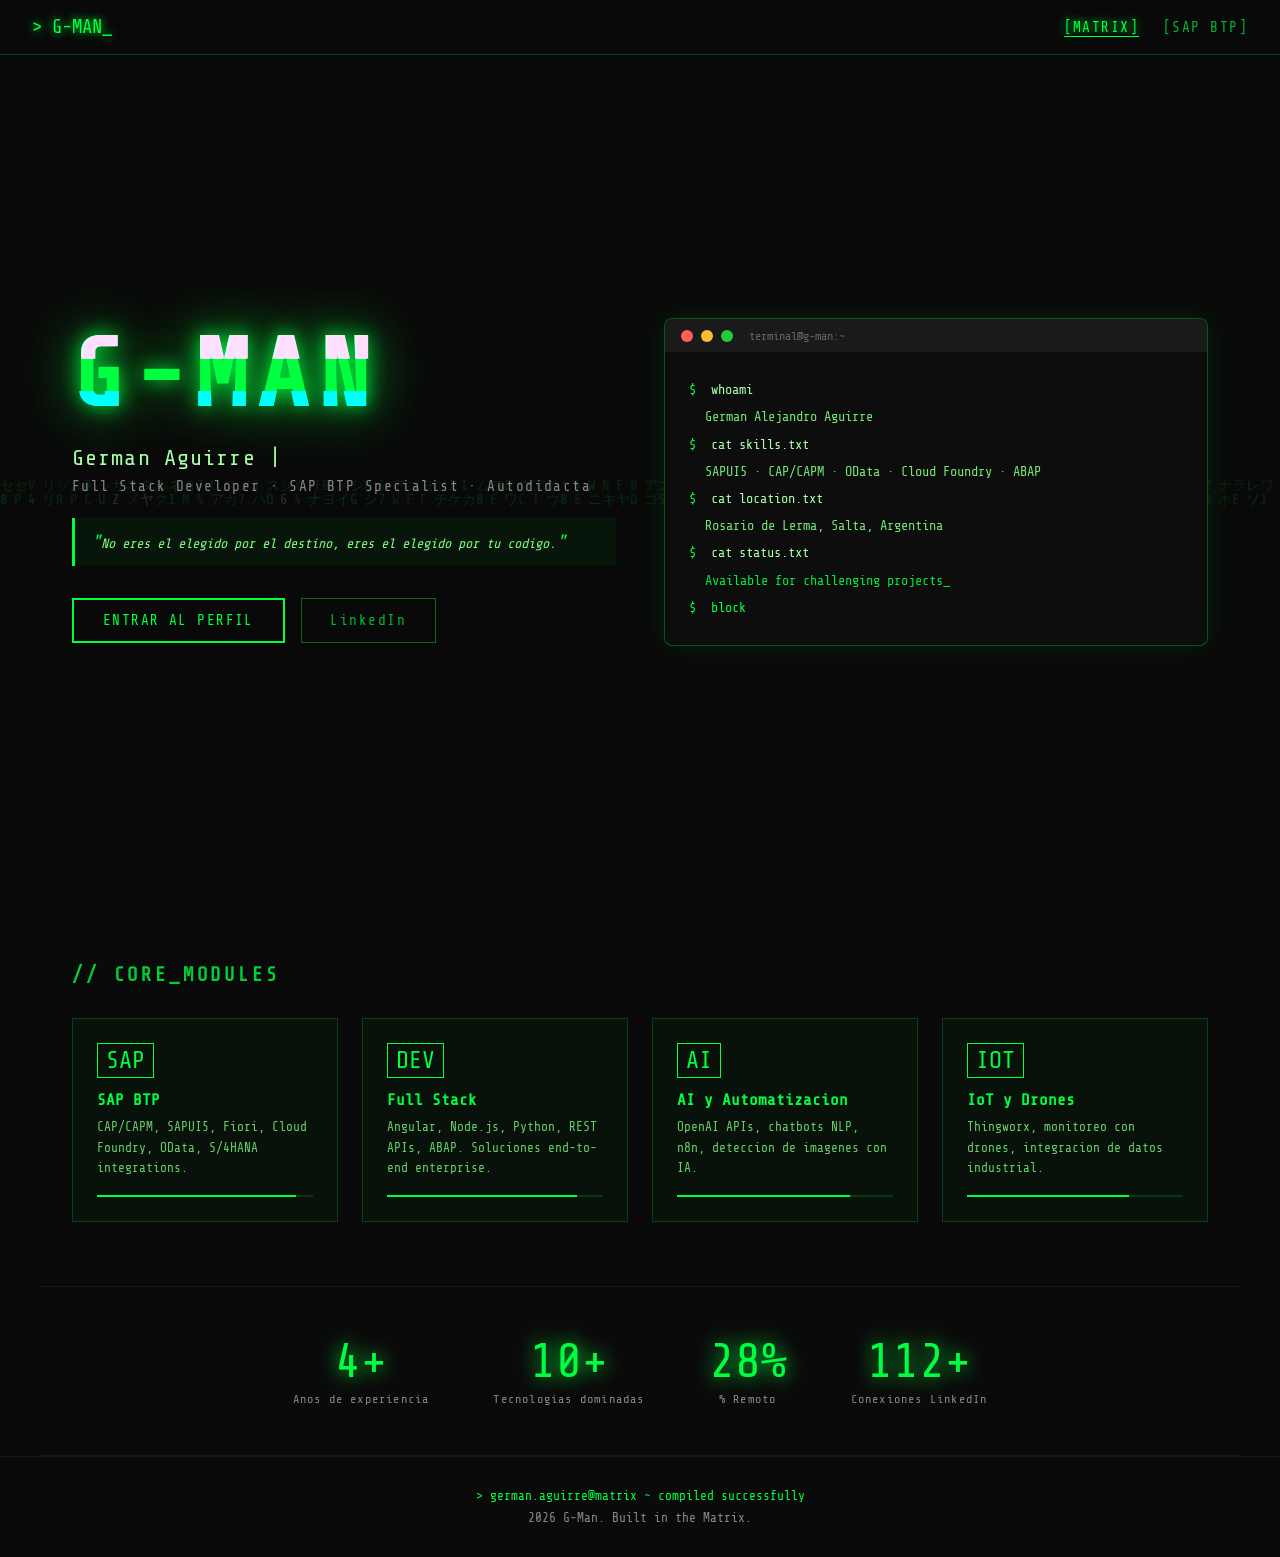
<file: index.html>
<!DOCTYPE html>
<html lang="es">
<head>
  <meta charset="UTF-8" />
  <meta name="viewport" content="width=device-width, initial-scale=1.0"/>
  <title>G-Man | The Matrix</title>
  <link rel="stylesheet" href="styles.css" />
</head>
<body class="matrix-page">
  <canvas id="matrixCanvas"></canvas>
  <div id="transitionOverlay" class="hidden"></div>
  <nav class="matrix-nav">
    <span class="nav-logo">&gt; G-MAN_</span>
    <div class="nav-links">
      <a href="index.html" class="nav-link active">[MATRIX]</a>
      <a href="sap-btp.html" class="nav-link" onclick="triggerMatrixExit(event)">[SAP BTP]</a>
    </div>
  </nav>
  <section class="hero">
    <div class="hero-content">
      <div class="glitch-wrapper">
        <h1 class="glitch" data-text="G-MAN">G-MAN</h1>
      </div>
      <p class="hero-sub">German Aguirre <span class="cursor-blink">|</span></p>
      <p class="hero-desc">Full Stack Developer &middot; SAP BTP Specialist &middot; Autodidacta</p>
      <div class="hero-quote">
        <span class="quote-char">"</span>No eres el elegido por el destino, eres el elegido por tu codigo.<span class="quote-char">"</span>
      </div>
      <div class="hero-btns">
        <a href="sap-btp.html" class="btn-matrix" onclick="triggerMatrixExit(event)"><span>ENTRAR AL PERFIL</span></a>
        <a href="https://www.linkedin.com/in/german-aguirre/" target="_blank" class="btn-outline">LinkedIn</a>
      </div>
    </div>
    <div class="hero-terminal">
      <div class="terminal-header">
        <span class="t-dot red"></span><span class="t-dot yellow"></span><span class="t-dot green"></span>
        <span class="t-title">terminal@g-man:~</span>
      </div>
      <div class="terminal-body">
        <div class="t-line"><span class="t-prompt">$</span> whoami</div>
        <div class="t-line t-output">German Alejandro Aguirre</div>
        <div class="t-line"><span class="t-prompt">$</span> cat skills.txt</div>
        <div class="t-line t-output" id="skillsOutput"></div>
        <div class="t-line"><span class="t-prompt">$</span> cat location.txt</div>
        <div class="t-line t-output">Rosario de Lerma, Salta, Argentina</div>
        <div class="t-line"><span class="t-prompt">$</span> cat status.txt</div>
        <div class="t-line t-output t-green">Available for challenging projects_</div>
        <div class="t-line"><span class="t-prompt">$</span> <span class="cursor-blink-green">block</span></div>
      </div>
    </div>
  </section>
  <section class="cards-section">
    <h2 class="section-title">// CORE_MODULES</h2>
    <div class="cards-grid">
      <div class="card">
        <div class="card-icon">SAP</div>
        <h3>SAP BTP</h3>
        <p>CAP/CAPM, SAPUI5, Fiori, Cloud Foundry, OData, S/4HANA integrations.</p>
        <div class="card-bar"><div class="bar-fill" style="--w:92%"></div></div>
      </div>
      <div class="card">
        <div class="card-icon">DEV</div>
        <h3>Full Stack</h3> 
        <p>Angular, Node.js, Python, REST APIs, ABAP. Soluciones end-to-end enterprise.</p>
        <div class="card-bar"><div class="bar-fill" style="--w:88%"></div></div>
      </div>
      <div class="card">
        <div class="card-icon">AI</div>
        <h3>AI y Automatizacion</h3>
        <p>OpenAI APIs, chatbots NLP, n8n, deteccion de imagenes con IA.</p>
        <div class="card-bar"><div class="bar-fill" style="--w:80%"></div></div>
      </div>
      <div class="card">
        <div class="card-icon">IOT</div>
        <h3>IoT y Drones</h3>
        <p>Thingworx, monitoreo con drones, integracion de datos industrial.</p>
        <div class="card-bar"><div class="bar-fill" style="--w:75%"></div></div>
      </div>
    </div>
  </section>
  <section class="stats-section">
    <div class="stat"><span class="stat-num" data-target="4">0</span><span class="stat-label">Anos de experiencia</span></div>
    <div class="stat"><span class="stat-num" data-target="10">0</span><span class="stat-label">Tecnologias dominadas</span></div>
    <div class="stat"><span class="stat-num" data-target="100">0</span><span class="stat-label">% Remoto</span></div>
    <div class="stat"><span class="stat-num" data-target="457">0</span><span class="stat-label">Conexiones LinkedIn</span></div>
  </section>
  <footer class="matrix-footer">
    <p class="footer-text">&gt; german.aguirre@matrix ~ <span class="t-green">compiled successfully</span></p>
    <p class="footer-copy">2026 G-Man. Built in the Matrix.</p>
  </footer>
  <script src="matrix.js"></script>
</body>
</html>
</file>
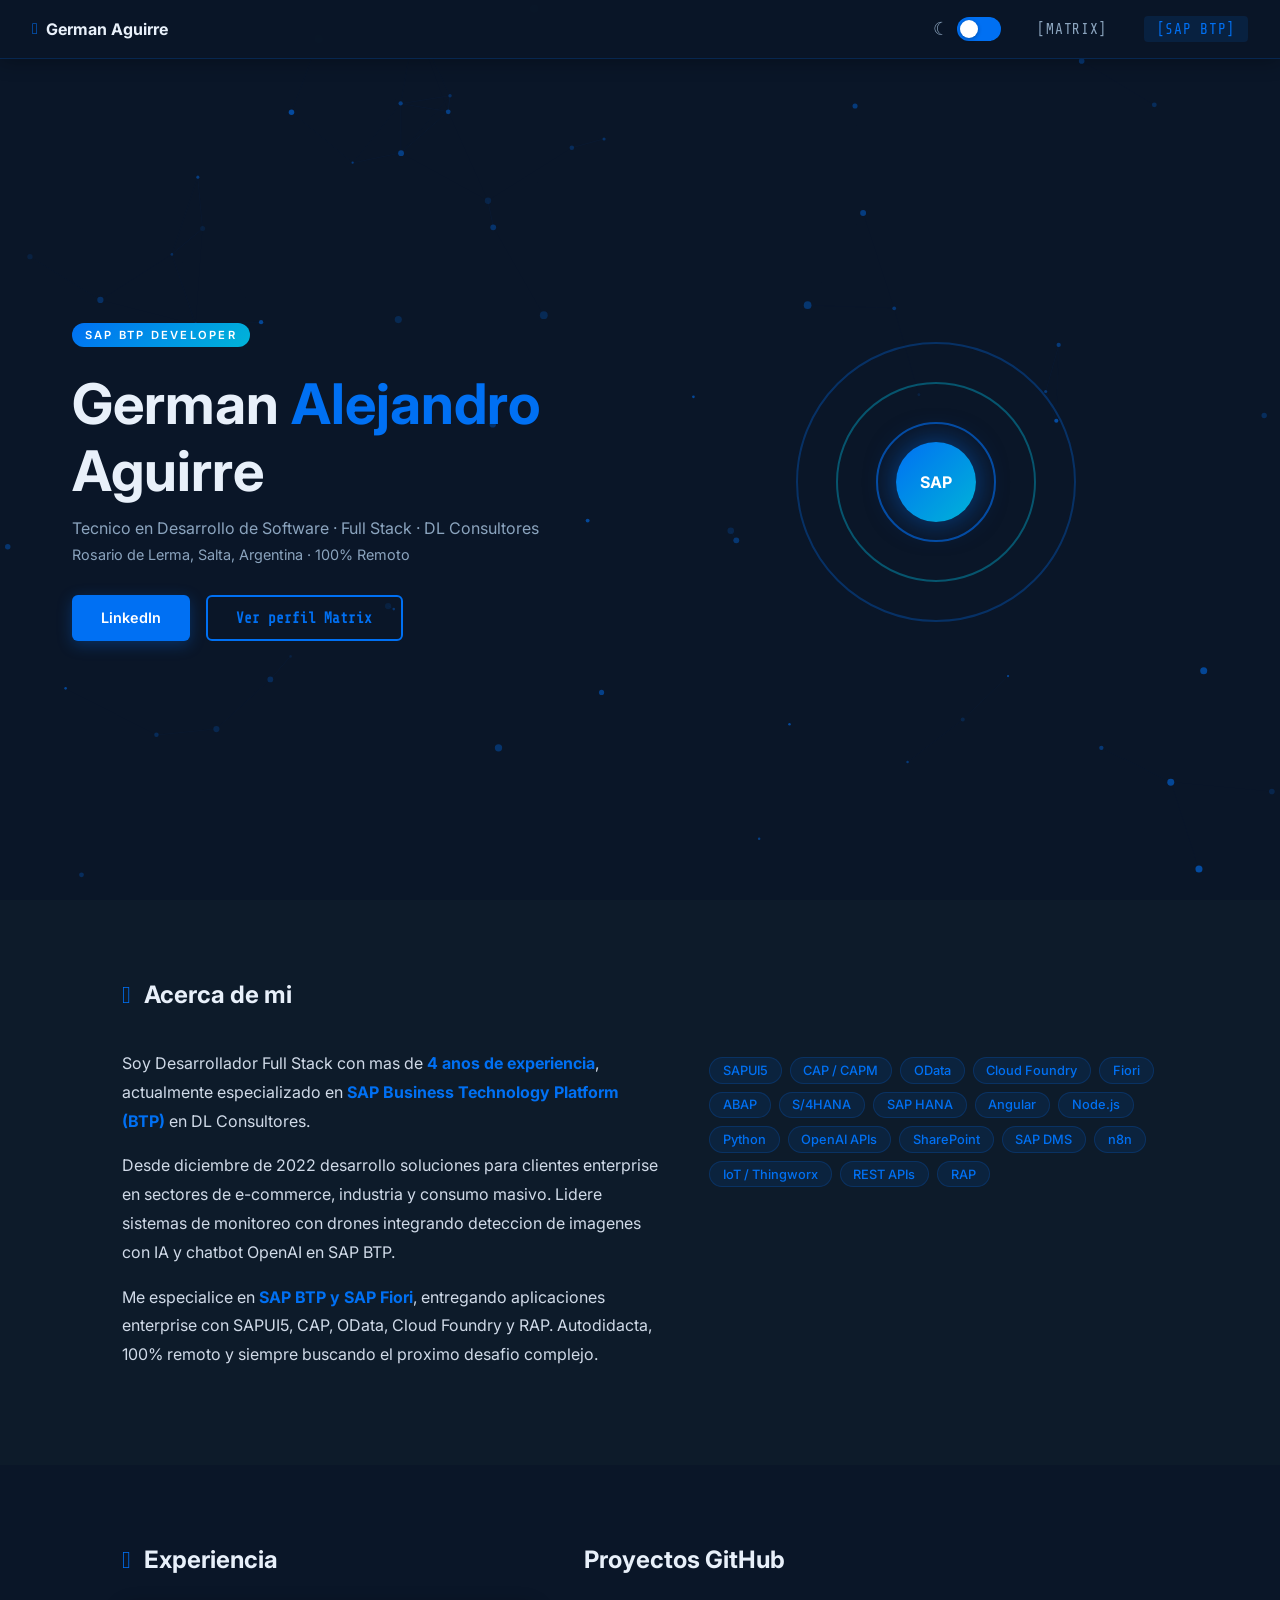
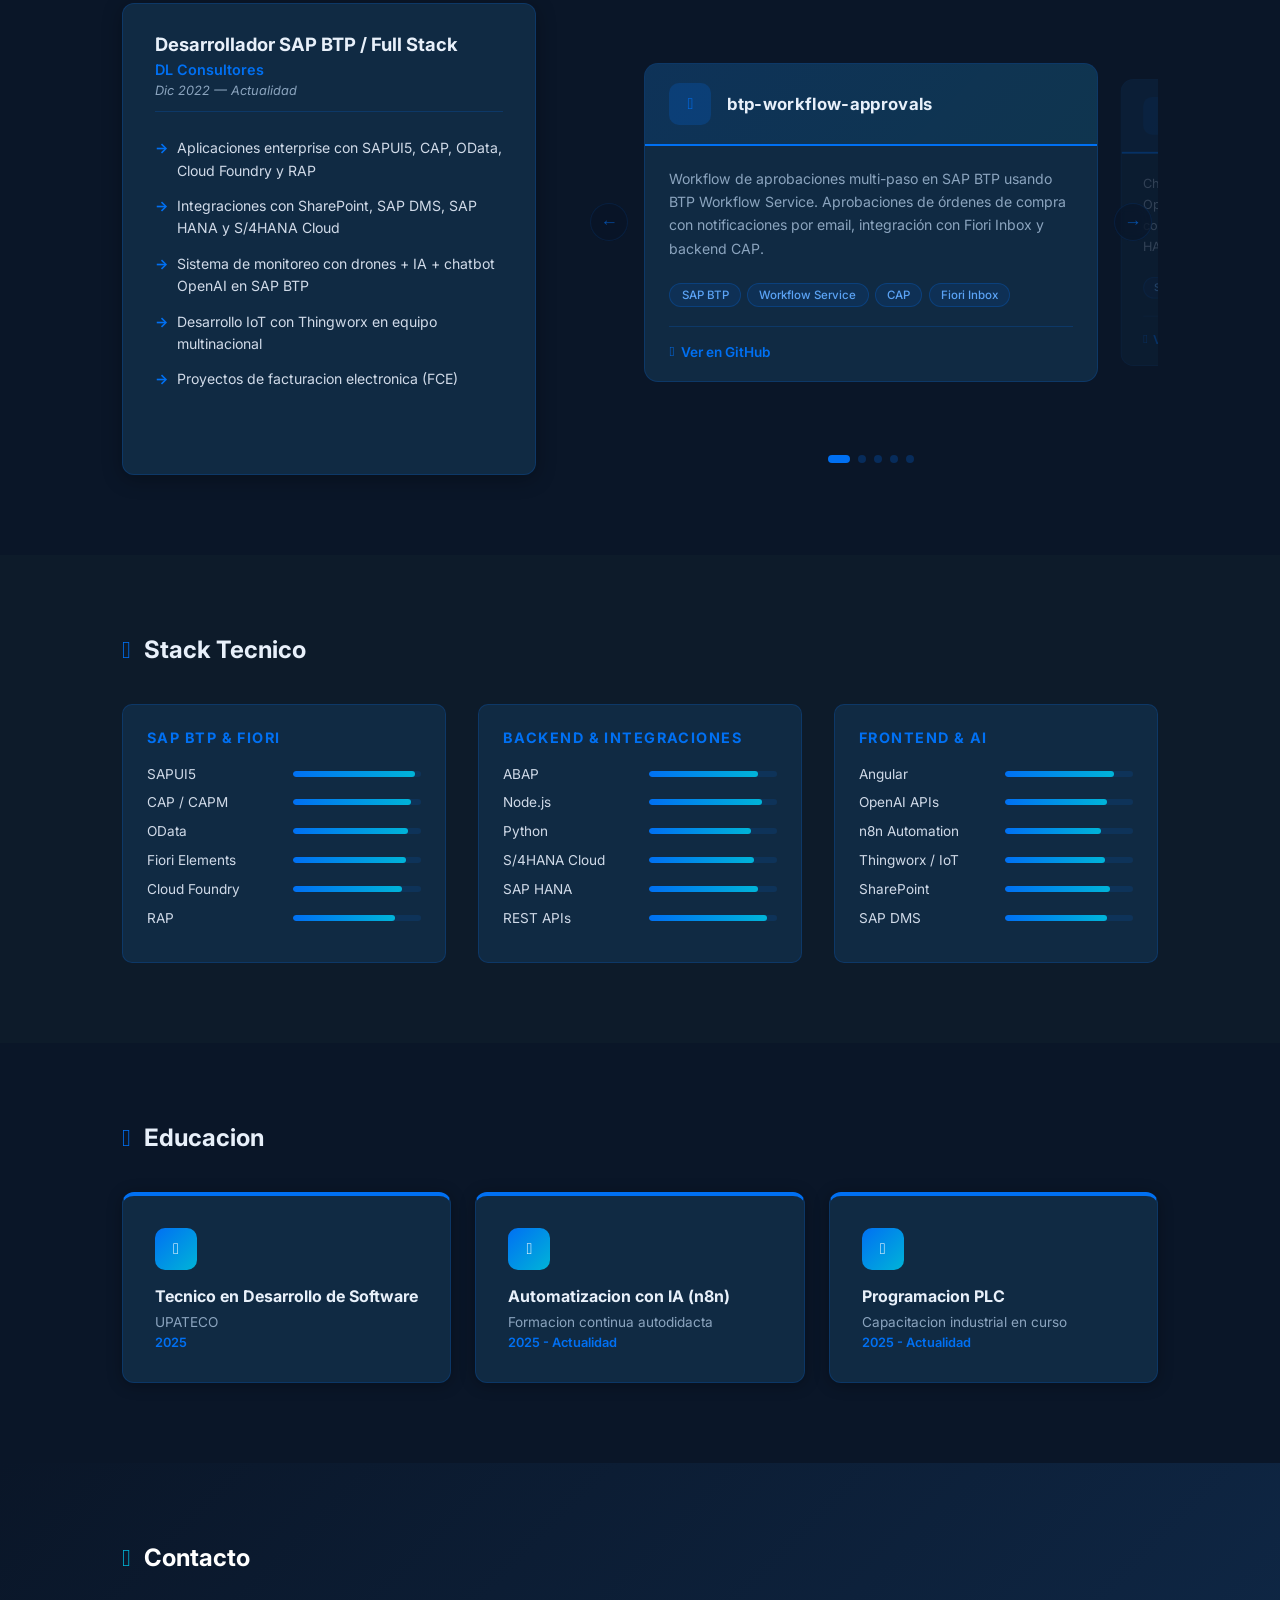
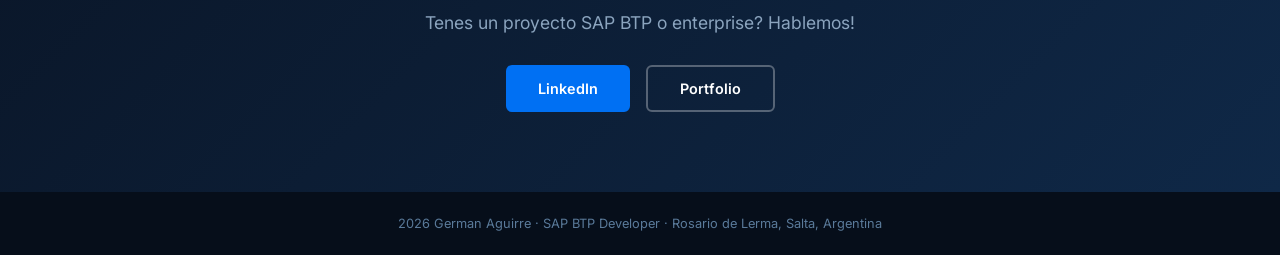
<file: sap-btp.html>
<!DOCTYPE html>
<html lang="es">
<head>
  <meta charset="UTF-8" />
  <meta name="viewport" content="width=device-width, initial-scale=1.0"/>
  <title>German Aguirre | SAP BTP Developer</title>
  <link rel="stylesheet" href="styles.css" />
  <style>
    @font-face{font-family:'SAP-icons';src:url('https://openui5.hana.ondemand.com/resources/sap/ui/core/themes/base/fonts/SAP-icons.woff2') format('woff2');font-weight:normal;font-style:normal}
    .sap-icon{font-family:'SAP-icons';speak:none;font-style:normal;font-weight:400;-webkit-font-smoothing:antialiased;font-size:inherit;line-height:1}
  </style>
</head>
<body class="sap-page">
  <canvas id="particleCanvas"></canvas>
  <div id="transitionOverlay" class="hidden"></div>
  <nav class="sap-nav">
    <div class="nav-brand">
      <span class="brand-icon sap-icon">&#xe1c4;</span>
      <span class="brand-text">German Aguirre</span>
    </div>
    <div class="nav-right">
      <div class="theme-toggle" onclick="toggleTheme()" title="Cambiar tema">
        <span class="toggle-label" id="themeIcon">&#9790;</span>
        <div class="toggle-track"><div class="toggle-knob"></div></div>
      </div>
      <div class="nav-links">
        <a href="index.html" class="nav-link-sap" onclick="triggerSAPExit(event)">[MATRIX]</a>
        <a href="sap-btp.html" class="nav-link-sap active">[SAP BTP]</a>
      </div>
    </div>
  </nav>
  <section class="sap-hero">
    <div class="sap-hero-content">
      <div class="sap-badge">SAP BTP DEVELOPER</div>
      <h1 class="sap-title">German <span class="highlight-sap">Alejandro</span> Aguirre</h1>
      <p class="sap-subtitle">Tecnico en Desarrollo de Software &middot; Full Stack &middot; DL Consultores</p>
      <p class="sap-location">Rosario de Lerma, Salta, Argentina &middot; 100% Remoto</p>
      <div class="sap-cta">
        <a href="https://www.linkedin.com/in/german-aguirre/" target="_blank" class="btn-sap primary">LinkedIn</a>
        <a href="index.html" class="btn-sap secondary" onclick="triggerSAPExit(event)">Ver perfil Matrix</a>
      </div>
    </div>
    <div class="sap-hero-visual">
      <div class="btp-sphere">
        <div class="sphere-ring ring-1"></div>
        <div class="sphere-ring ring-2"></div>
        <div class="sphere-ring ring-3"></div>
        <div class="sphere-core"><span>SAP</span></div>
      </div>
    </div>
  </section>
  <section class="sap-about">
    <div class="container">
      <h2 class="sap-section-title"><span class="sap-accent"><span class="sap-icon">&#xe038;</span></span> Acerca de mi</h2>
      <div class="about-grid">
        <div class="about-text">
          <p>Soy Desarrollador Full Stack con mas de <strong>4 anos de experiencia</strong>, actualmente especializado en <strong>SAP Business Technology Platform (BTP)</strong> en DL Consultores.</p>
          <p>Desde diciembre de 2022 desarrollo soluciones para clientes enterprise en sectores de e-commerce, industria y consumo masivo. Lidere sistemas de monitoreo con drones integrando deteccion de imagenes con IA y chatbot OpenAI en SAP BTP.</p>
          <p>Me especialice en <strong>SAP BTP y SAP Fiori</strong>, entregando aplicaciones enterprise con SAPUI5, CAP, OData, Cloud Foundry y RAP. Autodidacta, 100% remoto y siempre buscando el proximo desafio complejo.</p>
        </div>
        <div class="about-tags">
          <span class="tag">SAPUI5</span>
          <span class="tag">CAP / CAPM</span>
          <span class="tag">OData</span>
          <span class="tag">Cloud Foundry</span>
          <span class="tag">Fiori</span>
          <span class="tag">ABAP</span>
          <span class="tag">S/4HANA</span>
          <span class="tag">SAP HANA</span>
          <span class="tag">Angular</span>
          <span class="tag">Node.js</span>
          <span class="tag">Python</span>
          <span class="tag">OpenAI APIs</span>
          <span class="tag">SharePoint</span>
          <span class="tag">SAP DMS</span>
          <span class="tag">n8n</span>
          <span class="tag">IoT / Thingworx</span>
          <span class="tag">REST APIs</span>
          <span class="tag">RAP</span>
        </div>
      </div>
    </div>
  </section>
  <section class="sap-experience">
    <div class="container exp-projects-grid">
      <div class="exp-col">
        <h2 class="sap-section-title"><span class="sap-accent"><span class="sap-icon">&#xe093;</span></span> Experiencia</h2>
        <div class="timeline">
          <div class="timeline-item">
            <div class="tl-content">
              <div class="tl-header">
                <h3>Desarrollador SAP BTP / Full Stack</h3>
                <span class="tl-company">DL Consultores</span>
                <span class="tl-date">Dic 2022 &mdash; Actualidad</span>
              </div>
              <ul class="tl-bullets">
                <li>Aplicaciones enterprise con SAPUI5, CAP, OData, Cloud Foundry y RAP</li>
                <li>Integraciones con SharePoint, SAP DMS, SAP HANA y S/4HANA Cloud</li>
                <li>Sistema de monitoreo con drones + IA + chatbot OpenAI en SAP BTP</li>
                <li>Desarrollo IoT con Thingworx en equipo multinacional</li>
                <li>Proyectos de facturacion electronica (FCE)</li>
              </ul>
            </div>
          </div>
        </div>
      </div>
      <div class="proj-col">
        <h2 class="sap-section-title">Proyectos GitHub</h2>
        <div class="project-carousel">
          <div class="carousel-track">
            <div class="project-card">
              <div class="project-card-top">
                <span class="project-icon-box sap-icon">&#xe0ab;</span>
                <h3>btp-workflow-approvals</h3>
              </div>
              <div class="project-card-body">
                <p class="project-desc">Workflow de aprobaciones multi-paso en SAP BTP usando BTP Workflow Service. Aprobaciones de órdenes de compra con notificaciones por email, integración con Fiori Inbox y backend CAP.</p>
                <div class="project-tech">
                  <span class="tech-tag">SAP BTP</span>
                  <span class="tech-tag">Workflow Service</span>
                  <span class="tech-tag">CAP</span>
                  <span class="tech-tag">Fiori Inbox</span>
                </div>
                <div class="project-actions">
                  <a href="https://github.com/Ger678/btp-workflow-approvals" target="_blank" class="project-link"><span class="sap-icon">&#xe1c4;</span> Ver en GitHub</a>
                </div>
              </div>
            </div>
            <div class="project-card">
              <div class="project-card-top">
                <span class="project-icon-box sap-icon">&#xe007;</span>
                <h3>openai-btp-chatbot</h3>
              </div>
              <div class="project-card-body">
                <p class="project-desc">Chatbot impulsado por IA construido en SAP BTP usando OpenAI API + CAP. Interfaz de lenguaje natural para consultar datos SAP, integrado con frontend SAPUI5 y SAP HANA.</p>
                <div class="project-tech">
                  <span class="tech-tag">SAP BTP</span>
                  <span class="tech-tag">OpenAI API</span>
                  <span class="tech-tag">CAP</span>
                  <span class="tech-tag">SAPUI5</span>
                  <span class="tech-tag">SAP HANA</span>
                </div>
                <div class="project-actions">
                  <a href="https://github.com/Ger678/openai-btp-chatbot" target="_blank" class="project-link"><span class="sap-icon">&#xe1c4;</span> Ver en GitHub</a>
                </div>
              </div>
            </div>
            <div class="project-card">
              <div class="project-card-top">
                <span class="project-icon-box sap-icon">&#xe0a5;</span>
                <h3>sapui5-custom-controls</h3>
              </div>
              <div class="project-card-body">
                <p class="project-desc">Librería de controles SAPUI5 reutilizables: filtros inteligentes, gráficos personalizados, componentes con tema BTP y XML fragments para aplicaciones Fiori enterprise.</p>
                <div class="project-tech">
                  <span class="tech-tag">SAPUI5</span>
                  <span class="tech-tag">Fiori</span>
                  <span class="tech-tag">SAP BTP</span>
                  <span class="tech-tag">XML Fragments</span>
                </div>
                <div class="project-actions">
                  <a href="https://github.com/Ger678/sapui5-custom-controls" target="_blank" class="project-link"><span class="sap-icon">&#xe1c4;</span> Ver en GitHub</a>
                </div>
              </div>
            </div>
            <div class="project-card">
              <div class="project-card-top">
                <span class="project-icon-box sap-icon">&#xe06e;</span>
                <h3>btp-destination-service</h3>
              </div>
              <div class="project-card-body">
                <p class="project-desc">Patrones del SAP BTP Destination Service: conexión a APIs externas, S/4HANA y sistemas on-premise desde Cloud Foundry usando CAP y el Destination Service.</p>
                <div class="project-tech">
                  <span class="tech-tag">SAP BTP</span>
                  <span class="tech-tag">Destination Service</span>
                  <span class="tech-tag">Cloud Foundry</span>
                  <span class="tech-tag">CAP</span>
                  <span class="tech-tag">S/4HANA</span>
                </div>
                <div class="project-actions">
                  <a href="https://github.com/Ger678/btp-destination-service" target="_blank" class="project-link"><span class="sap-icon">&#xe1c4;</span> Ver en GitHub</a>
                </div>
              </div>
            </div>
            <div class="project-card">
              <div class="project-card-top">
                <span class="project-icon-box sap-icon">&#xe148;</span>
                <h3>sap-cap-fiori-crud</h3>
              </div>
              <div class="project-card-body">
                <p class="project-desc">Aplicación CRUD completa con SAP CAP (Cloud Application Programming Model) + Fiori Elements. Demuestra modelado CDS, servicios OData y anotaciones SAPUI5 Fiori Elements.</p>
                <div class="project-tech">
                  <span class="tech-tag">CAP</span>
                  <span class="tech-tag">CDS</span>
                  <span class="tech-tag">OData</span>
                  <span class="tech-tag">Fiori Elements</span>
                  <span class="tech-tag">SAPUI5</span>
                </div>
                <div class="project-actions">
                  <a href="https://github.com/Ger678/sap-cap-fiori-crud" target="_blank" class="project-link"><span class="sap-icon">&#xe1c4;</span> Ver en GitHub</a>
                </div>
              </div>
            </div>
          </div>
          <button class="carousel-btn carousel-prev" aria-label="Proyecto anterior" onclick="moveCarousel(-1)">&#8592;</button>
          <button class="carousel-btn carousel-next" aria-label="Proyecto siguiente" onclick="moveCarousel(1)">&#8594;</button>
        </div>
        <div class="carousel-dots-bar" id="carouselDots"></div>
      </div>
    </div>
  </section>
  <section class="sap-skills">
    <div class="container">
      <h2 class="sap-section-title"><span class="sap-accent"><span class="sap-icon">&#xe0a5;</span></span> Stack Tecnico</h2>
      <div class="skills-grid">
        <div class="skill-category">
          <h4 class="skill-cat-title">SAP BTP &amp; Fiori</h4>
          <div class="skill-item"><span>SAPUI5</span><div class="skill-bar"><div class="skill-fill" style="--w:95%"></div></div></div>
          <div class="skill-item"><span>CAP / CAPM</span><div class="skill-bar"><div class="skill-fill" style="--w:92%"></div></div></div>
          <div class="skill-item"><span>OData</span><div class="skill-bar"><div class="skill-fill" style="--w:90%"></div></div></div>
          <div class="skill-item"><span>Fiori Elements</span><div class="skill-bar"><div class="skill-fill" style="--w:88%"></div></div></div>
          <div class="skill-item"><span>Cloud Foundry</span><div class="skill-bar"><div class="skill-fill" style="--w:85%"></div></div></div>
          <div class="skill-item"><span>RAP</span><div class="skill-bar"><div class="skill-fill" style="--w:80%"></div></div></div>
        </div>
        <div class="skill-category">
          <h4 class="skill-cat-title">Backend &amp; Integraciones</h4>
          <div class="skill-item"><span>ABAP</span><div class="skill-bar"><div class="skill-fill" style="--w:85%"></div></div></div>
          <div class="skill-item"><span>Node.js</span><div class="skill-bar"><div class="skill-fill" style="--w:88%"></div></div></div>
          <div class="skill-item"><span>Python</span><div class="skill-bar"><div class="skill-fill" style="--w:80%"></div></div></div>
          <div class="skill-item"><span>S/4HANA Cloud</span><div class="skill-bar"><div class="skill-fill" style="--w:82%"></div></div></div>
          <div class="skill-item"><span>SAP HANA</span><div class="skill-bar"><div class="skill-fill" style="--w:85%"></div></div></div>
          <div class="skill-item"><span>REST APIs</span><div class="skill-bar"><div class="skill-fill" style="--w:92%"></div></div></div>
        </div>
        <div class="skill-category">
          <h4 class="skill-cat-title">Frontend &amp; AI</h4>
          <div class="skill-item"><span>Angular</span><div class="skill-bar"><div class="skill-fill" style="--w:85%"></div></div></div>
          <div class="skill-item"><span>OpenAI APIs</span><div class="skill-bar"><div class="skill-fill" style="--w:80%"></div></div></div>
          <div class="skill-item"><span>n8n Automation</span><div class="skill-bar"><div class="skill-fill" style="--w:75%"></div></div></div>
          <div class="skill-item"><span>Thingworx / IoT</span><div class="skill-bar"><div class="skill-fill" style="--w:78%"></div></div></div>
          <div class="skill-item"><span>SharePoint</span><div class="skill-bar"><div class="skill-fill" style="--w:82%"></div></div></div>
          <div class="skill-item"><span>SAP DMS</span><div class="skill-bar"><div class="skill-fill" style="--w:80%"></div></div></div>
        </div>
      </div>
    </div>
  </section>
  <section class="sap-education">
    <div class="container">
      <h2 class="sap-section-title"><span class="sap-accent"><span class="sap-icon">&#xe032;</span></span> Educacion</h2>
      <div class="edu-grid">
        <div class="edu-card">
          <div class="edu-icon sap-icon">&#xe032;</div>
          <h3>Tecnico en Desarrollo de Software</h3>
          <p class="edu-inst">UPATECO</p>
          <p class="edu-year">2025</p>
        </div>
        <div class="edu-card">
          <div class="edu-icon sap-icon">&#xe10b;</div>
          <h3>Automatizacion con IA (n8n)</h3>
          <p class="edu-inst">Formacion continua autodidacta</p>
          <p class="edu-year">2025 - Actualidad</p>
        </div>
        <div class="edu-card">
          <div class="edu-icon sap-icon">&#xe0a5;</div>
          <h3>Programacion PLC</h3>
          <p class="edu-inst">Capacitacion industrial en curso</p>
          <p class="edu-year">2025 - Actualidad</p>
        </div>
      </div>
    </div>
  </section>
  <section class="sap-contact">
    <div class="container">
      <h2 class="sap-section-title"><span class="sap-accent"><span class="sap-icon">&#xe070;</span></span> Contacto</h2>
      <div class="contact-content">
        <p class="contact-desc">Tenes un proyecto SAP BTP o enterprise? Hablemos!</p>
        <div class="contact-links">
          <a href="https://www.linkedin.com/in/german-aguirre/" target="_blank" class="contact-btn">LinkedIn</a>
          <a href="https://portfolio-german-3a245.web.app/" target="_blank" class="contact-btn secondary">Portfolio</a>
        </div>
      </div>
    </div>
  </section>
  <footer class="sap-footer">
    <p>2026 German Aguirre &middot; SAP BTP Developer &middot; Rosario de Lerma, Salta, Argentina</p>
  </footer>
  <script>
    function updateIcon(){
      document.getElementById('themeIcon').innerHTML = document.body.classList.contains('light') ? '&#9728;' : '&#9790;';
    }
    function toggleTheme(){
      document.body.classList.toggle('light');
      localStorage.setItem('sap-theme', document.body.classList.contains('light') ? 'light' : 'dark');
      updateIcon();
    }
    (function(){
      if(localStorage.getItem('sap-theme') === 'light') document.body.classList.add('light');
      updateIcon();
    })();
  </script>
  <script src="matrix.js"></script>
  <script>
    (function(){
      const track = document.querySelector('.carousel-track');
      const dotsWrap = document.getElementById('carouselDots');
      if(!track || !dotsWrap) return;
      const allCards = Array.from(track.children);
      const total = allCards.length;
      let index = 0;
      let autoTimer;
      for(let i=0;i<total;i++){
        const dot = document.createElement('button');
        dot.className = 'carousel-dot' + (i===0 ? ' active' : '');
        dot.setAttribute('aria-label','Ir al proyecto ' + (i+1));
        dot.addEventListener('click', function(){ goToCarousel(i); });
        dotsWrap.appendChild(dot);
      }
      function update(){
        track.style.transform = 'translateX(-' + (index * 100) + '%)';
        allCards.forEach(function(card, i){ card.classList.toggle('active', i === index); });
        dotsWrap.querySelectorAll('.carousel-dot').forEach(function(d,i){ d.classList.toggle('active', i===index); });
      }
      function resetAuto(){
        clearInterval(autoTimer);
        autoTimer = setInterval(function(){ index = (index + 1) % total; update(); }, 4000);
      }
      window.moveCarousel = function(dir){
        index = (index + dir + total) % total;
        update();
        resetAuto();
      };
      window.goToCarousel = function(i){
        index = i;
        update();
        resetAuto();
      };
      update();
      resetAuto();
    })();
  </script>
</body>
</html>
</file>
<file: styles.css>
@import url('https://fonts.googleapis.com/css2?family=Share+Tech+Mono&family=Inter:wght@300;400;500;600;700&display=swap');
*,*::before,*::after{box-sizing:border-box;margin:0;padding:0}
:root{
  --green:#00ff41;--green-dim:#00c832;--black:#0a0a0a;
  --sap-blue:#0070f3;--sap-blue-dark:#005cbf;--white:#fff;--gray:#888;
}
html{scroll-behavior:smooth}
body{font-family:'Inter',sans-serif;overflow-x:hidden}
#transitionOverlay{position:fixed;inset:0;z-index:9999;background:#000;display:flex;align-items:center;justify-content:center;flex-direction:column}
#transitionOverlay.hidden{display:none}
.overlay-text{font-family:'Share Tech Mono',monospace;font-size:2rem;color:var(--green);text-shadow:0 0 20px var(--green);z-index:1;letter-spacing:.3em;animation:flicker .1s infinite}
@keyframes flicker{0%,100%{opacity:1}50%{opacity:.7}}
.matrix-page{background:var(--black);color:var(--green);font-family:'Share Tech Mono',monospace;min-height:100vh}
#matrixCanvas{position:fixed;top:0;left:0;width:100%;height:100%;z-index:0;opacity:.15}
.matrix-nav{position:fixed;top:0;left:0;right:0;z-index:100;display:flex;justify-content:space-between;align-items:center;padding:1rem 2rem;background:rgba(10,10,10,.9);border-bottom:1px solid rgba(0,255,65,.2);backdrop-filter:blur(10px)}
.nav-logo{font-size:1.2rem;color:var(--green);text-shadow:0 0 10px var(--green);animation:blink-cursor 1s step-end infinite}
@keyframes blink-cursor{50%{color:transparent}}
.nav-links{display:flex;gap:1.5rem}
.nav-link{color:var(--green);text-decoration:none;font-size:.9rem;opacity:.7;transition:all .3s;letter-spacing:.1em;position:relative}
.nav-link.active,.nav-link:hover{opacity:1;text-shadow:0 0 10px var(--green)}
.nav-link::after{content:'';position:absolute;bottom:-2px;left:0;right:0;height:1px;background:var(--green);transform:scaleX(0);transition:transform .3s}
.nav-link:hover::after,.nav-link.active::after{transform:scaleX(1)}
.hero{position:relative;z-index:10;min-height:100vh;display:grid;grid-template-columns:1fr 1fr;align-items:center;padding:6rem 2rem 2rem;max-width:1200px;margin:0 auto;gap:3rem}
.glitch-wrapper{position:relative}
.glitch{font-size:clamp(3rem,8vw,6rem);color:var(--green);text-shadow:0 0 20px var(--green),0 0 60px var(--green-dim);position:relative;letter-spacing:.1em}
.glitch::before,.glitch::after{content:attr(data-text);position:absolute;top:0;left:0;width:100%;height:100%}
.glitch::before{color:rgb(255, 223, 255);left:2px;text-shadow:-2px 0 rgb(229, 247, 250);clip-path:polygon(0 0,100% 0,100% 35%,0 35%);animation:glitch-top 3s infinite linear alternate-reverse}
.glitch::after{color:#0ff;left:-2px;text-shadow:2px 0 #0ff;clip-path:polygon(0 65%,100% 65%,100% 100%,0 100%);animation:glitch-bottom 2s infinite linear alternate-reverse}
@keyframes glitch-top{0%{clip-path:polygon(0 0,100% 0,100% 35%,0 35%);transform:translate(-2px,0)}50%{clip-path:polygon(0 15%,100% 15%,100% 50%,0 50%);transform:translate(2px,0)}100%{clip-path:polygon(0 0,100% 0,100% 35%,0 35%);transform:translate(0,0)}}
@keyframes glitch-bottom{0%{clip-path:polygon(0 65%,100% 65%,100% 100%,0 100%);transform:translate(2px,0)}50%{clip-path:polygon(0 50%,100% 50%,100% 85%,0 85%);transform:translate(-2px,0)}100%{clip-path:polygon(0 65%,100% 65%,100% 100%,0 100%);transform:translate(0,0)}}
.hero-sub{font-size:1.4rem;color:#aaffaa;margin:1rem 0 .5rem;letter-spacing:.05em}
.hero-desc{font-size:.9rem;color:var(--gray);margin-bottom:1.5rem;letter-spacing:.1em}
.hero-quote{border-left:3px solid var(--green);padding:.8rem 1rem;margin:1rem 0 2rem;font-size:.85rem;color:#7fff7f;font-style:italic;background:rgba(0,255,65,.05)}
.quote-char{color:var(--green);font-size:1.2rem}
.hero-btns{display:flex;gap:1rem;flex-wrap:wrap}
.btn-matrix{display:inline-flex;align-items:center;gap:.5rem;padding:.8rem 1.8rem;background:transparent;border:2px solid var(--green);color:var(--green);text-decoration:none;font-family:'Share Tech Mono',monospace;font-size:.9rem;letter-spacing:.1em;cursor:pointer;position:relative;overflow:hidden;transition:all .3s}
.btn-matrix:hover{background:var(--green);color:var(--black);box-shadow:0 0 20px var(--green)}
.btn-outline{display:inline-flex;align-items:center;padding:.8rem 1.8rem;background:transparent;border:1px solid rgba(0,255,65,.4);color:rgba(0,255,65,.7);text-decoration:none;font-family:'Share Tech Mono',monospace;font-size:.9rem;letter-spacing:.1em;transition:all .3s}
.btn-outline:hover{border-color:var(--green);color:var(--green);box-shadow:0 0 10px rgba(0,255,65,.3)}
.hero-terminal{background:#0d0d0d;border:1px solid rgba(0,255,65,.3);border-radius:8px;overflow:hidden;box-shadow:0 0 30px rgba(0,255,65,.1)}
.terminal-header{background:#1a1a1a;padding:.6rem 1rem;display:flex;align-items:center;gap:.5rem}
.t-dot{width:12px;height:12px;border-radius:50%}
.t-dot.red{background:#ff5f56}.t-dot.yellow{background:#ffbd2e}.t-dot.green{background:#27c93f}
.t-title{font-size:.75rem;color:#666;margin-left:.5rem;font-family:'Share Tech Mono',monospace}
.terminal-body{padding:1.5rem;font-family:'Share Tech Mono',monospace;font-size:.85rem;line-height:2}
.t-line{color:#aaffaa}.t-prompt{color:var(--green);margin-right:.5rem}.t-output{color:#7fff7f;padding-left:1rem;opacity:.9}.t-green{color:var(--green)}
.cursor-blink{animation:blink 1s step-end infinite}.cursor-blink-green{color:var(--green);animation:blink 1s step-end infinite}
@keyframes blink{50%{opacity:0}}
.cards-section{position:relative;z-index:10;padding:4rem 2rem;max-width:1200px;margin:0 auto}
.section-title{font-size:1.2rem;color:var(--green);margin-bottom:2rem;letter-spacing:.2em;opacity:.8}
.cards-grid{display:grid;grid-template-columns:repeat(auto-fit,minmax(250px,1fr));gap:1.5rem}
.card{background:rgba(0,255,65,.03);border:1px solid rgba(0,255,65,.2);padding:1.5rem;transition:all .3s;cursor:default}
.card:hover{border-color:var(--green);box-shadow:0 0 20px rgba(0,255,65,.2);transform:translateY(-4px)}
.card-icon{font-size:1.5rem;margin-bottom:.8rem;color:var(--green);font-family:'Share Tech Mono',monospace;border:1px solid var(--green);display:inline-block;padding:.2rem .5rem}
.card h3{font-size:1rem;margin-bottom:.5rem;color:var(--green)}.card p{font-size:.8rem;color:#7fff7f;opacity:.8;line-height:1.6}
.card-bar{margin-top:1rem;height:2px;background:rgba(0,255,65,.15);overflow:hidden}
.bar-fill{height:100%;width:var(--w);background:var(--green);box-shadow:0 0 8px var(--green);animation:barGrow 1.5s ease both}
@keyframes barGrow{from{width:0}}
.stats-section{position:relative;z-index:10;display:flex;justify-content:center;gap:4rem;flex-wrap:wrap;padding:3rem 2rem;border-top:1px solid rgba(0,255,65,.1);border-bottom:1px solid rgba(0,255,65,.1);max-width:1200px;margin:0 auto}
.stat{text-align:center}
.stat-num{display:block;font-size:3rem;color:var(--green);text-shadow:0 0 20px var(--green)}
.stat-label{font-size:.75rem;color:var(--gray);letter-spacing:.1em}
.matrix-footer{position:relative;z-index:10;text-align:center;padding:2rem;border-top:1px solid rgba(0,255,65,.1);font-size:.8rem}
.footer-text{color:var(--green);margin-bottom:.5rem}.footer-copy{color:var(--gray)}
/* ── SAP THEME VARIABLES ── */
.sap-page{--bg:#0a1628;--bg-alt:#0d1b2a;--bg-card:#102a43;--bg-card-hover:#163d5c;--text:#d0dae8;--text-secondary:#8ba4be;--text-heading:#e8f0fa;--border:rgba(0,112,243,.2);--shadow:rgba(0,0,0,.3);font-family:'Inter',sans-serif;min-height:100vh;background:var(--bg);color:var(--text);transition:background .4s,color .4s}
.sap-page.light{--bg:#f0f4f8;--bg-alt:#e8edf3;--bg-card:#fff;--bg-card-hover:#f5f8fc;--text:#333;--text-secondary:#555;--text-heading:#1a1a2e;--border:rgba(0,112,243,.15);--shadow:rgba(0,0,0,.08)}
#particleCanvas{position:fixed;top:0;left:0;width:100%;height:100%;z-index:0;pointer-events:none}
/* ── TOGGLE SWITCH ── */
.theme-toggle{display:flex;align-items:center;gap:.5rem;cursor:pointer;margin-right:.5rem}
.toggle-track{width:44px;height:24px;border-radius:12px;background:var(--sap-blue);position:relative;transition:background .3s;border:2px solid rgba(0,112,243,.4)}
.toggle-knob{width:18px;height:18px;border-radius:50%;background:#fff;position:absolute;top:1px;left:1px;transition:transform .3s;box-shadow:0 1px 4px rgba(0,0,0,.3)}
.sap-page.light .toggle-knob{transform:translateX(20px)}
.toggle-label{font-size:1.1rem;color:var(--text-secondary);line-height:1}
/* ── NAV ── */
.sap-nav{position:fixed;top:0;left:0;right:0;z-index:100;display:flex;justify-content:space-between;align-items:center;padding:1rem 2rem;background:rgba(10,22,40,.92);border-bottom:1px solid var(--border);backdrop-filter:blur(12px);box-shadow:0 2px 20px var(--shadow);transition:background .4s}
.sap-page.light .sap-nav{background:rgba(255,255,255,.95);border-bottom-color:#e0e7ef}
.nav-brand{display:flex;align-items:center;gap:.5rem}.brand-icon{color:var(--sap-blue);font-size:1.3rem}.brand-text{font-weight:700;color:var(--text-heading);font-size:1rem}
.nav-link-sap{color:var(--text-secondary);text-decoration:none;font-size:.9rem;font-weight:500;padding:.3rem .8rem;border-radius:4px;transition:all .2s;letter-spacing:.05em;font-family:'Share Tech Mono',monospace}
.nav-link-sap:hover,.nav-link-sap.active{color:var(--sap-blue);background:rgba(0,112,243,.12)}
.nav-right{display:flex;align-items:center;gap:1rem}
/* ── HERO ── */
.sap-hero{position:relative;z-index:10;min-height:100vh;display:grid;grid-template-columns:1fr 1fr;align-items:center;padding:6rem 2rem 2rem;max-width:1200px;margin:0 auto;gap:3rem}
.sap-badge{display:inline-block;background:linear-gradient(135deg,var(--sap-blue),#00b4d8);color:#fff;font-size:.7rem;font-weight:600;letter-spacing:.2em;padding:.3rem .8rem;border-radius:20px;margin-bottom:1.5rem}
.sap-title{font-size:clamp(2rem,5vw,3.5rem);font-weight:700;color:var(--text-heading);line-height:1.2;margin-bottom:.8rem}
.highlight-sap{color:var(--sap-blue)}.sap-subtitle{font-size:1rem;color:var(--text-secondary);margin-bottom:.5rem}.sap-location{font-size:.9rem;color:var(--text-secondary);margin-bottom:2rem}
.sap-cta{display:flex;gap:1rem;flex-wrap:wrap}
.btn-sap{display:inline-flex;align-items:center;gap:.5rem;padding:.8rem 1.8rem;border-radius:6px;text-decoration:none;font-size:.9rem;font-weight:600;transition:all .3s;cursor:pointer;border:none}
.btn-sap.primary{background:var(--sap-blue);color:#fff;box-shadow:0 4px 15px rgba(0,112,243,.3)}.btn-sap.primary:hover{background:var(--sap-blue-dark);box-shadow:0 6px 20px rgba(0,112,243,.4);transform:translateY(-2px)}
.btn-sap.secondary{background:transparent;color:var(--sap-blue);border:2px solid var(--sap-blue);font-family:'Share Tech Mono',monospace}.btn-sap.secondary:hover{background:rgba(0,112,243,.1)}
.btp-sphere{width:280px;height:280px;margin:0 auto;position:relative;display:flex;align-items:center;justify-content:center}
.sphere-ring{position:absolute;border-radius:50%;border:2px solid rgba(0,112,243,.3)}
.ring-1{width:280px;height:280px;animation:rotate3d 8s linear infinite}.ring-2{width:200px;height:200px;animation:rotate3d 5s linear infinite reverse;border-color:rgba(0,180,216,.4)}.ring-3{width:120px;height:120px;animation:rotate3d 3s linear infinite;border-color:rgba(0,112,243,.6)}
@keyframes rotate3d{from{transform:rotate(0deg) rotateX(60deg)}to{transform:rotate(360deg) rotateX(60deg)}}
.sphere-core{width:80px;height:80px;border-radius:50%;background:linear-gradient(135deg,var(--sap-blue),#00b4d8);display:flex;align-items:center;justify-content:center;color:#fff;font-weight:700;font-size:1rem;box-shadow:0 0 30px rgba(0,112,243,.5);z-index:1;animation:pulse-sap 2s ease-in-out infinite}
@keyframes pulse-sap{0%,100%{box-shadow:0 0 30px rgba(0,112,243,.5)}50%{box-shadow:0 0 50px rgba(0,112,243,.8)}}
/* ── SHARED ── */
.container{max-width:1100px;margin:0 auto;padding:0 2rem}
.sap-section-title{font-size:1.5rem;font-weight:700;color:var(--text-heading);margin-bottom:2.5rem}.sap-accent{color:var(--sap-blue);margin-right:.5rem;font-family:'Share Tech Mono',monospace}
/* ── ABOUT ── */
.sap-about{position:relative;z-index:10;padding:5rem 0;background:var(--bg-alt)}
.about-grid{display:grid;grid-template-columns:1.2fr 1fr;gap:3rem;align-items:start}
.about-text p{color:var(--text);line-height:1.8;margin-bottom:1rem}.about-text strong{color:var(--sap-blue)}
.about-tags{display:flex;flex-wrap:wrap;gap:.5rem;padding-top:.5rem}
.tag{background:rgba(0,112,243,.1);color:var(--sap-blue);padding:.3rem .8rem;border-radius:20px;font-size:.8rem;font-weight:500;border:1px solid var(--border);transition:all .2s;cursor:default}
.tag:hover{background:var(--sap-blue);color:#fff}
/* ── EXPERIENCE + PROJECTS ── */
.sap-experience{position:relative;z-index:10;padding:5rem 0;background:var(--bg)}
.timeline-item{display:flex;gap:1.5rem;padding:0 0 2rem 0}
.tl-dot{width:14px;height:14px;border-radius:50%;background:var(--sap-blue);flex-shrink:0;margin-top:.6rem;box-shadow:0 0 0 4px rgba(0,112,243,.15)}
.tl-content{background:var(--bg-card);border-radius:12px;padding:1.8rem 2rem;box-shadow:0 4px 20px var(--shadow);flex:1;border-left:4px solid var(--sap-blue);border:1px solid var(--border);transition:all .3s}
.tl-content:hover{box-shadow:0 8px 30px rgba(0,112,243,.15);background:var(--bg-card-hover)}
.tl-content h3{font-size:1.15rem;color:var(--text-heading);margin-bottom:.4rem;font-weight:700}.tl-company{color:var(--sap-blue);font-weight:600;font-size:.9rem;display:block}.tl-date{color:var(--text-secondary);font-size:.8rem;display:block;margin-top:.3rem;font-style:italic}.tl-header{margin-bottom:1.2rem;border-bottom:1px solid var(--border);padding-bottom:.8rem}
.tl-bullets{list-style:none}.tl-bullets li{padding:.4rem 0;color:var(--text);font-size:.88rem;line-height:1.6;padding-left:1.4rem;position:relative}.tl-bullets li::before{content:"\2192";color:var(--sap-blue);position:absolute;left:0;font-weight:700}
.exp-projects-grid{display:grid;grid-template-columns:40% 1fr;gap:3rem;align-items:stretch}
.exp-col .sap-section-title,.proj-col .sap-section-title{margin-bottom:1.8rem}
.exp-col{display:flex;flex-direction:column}
.exp-col .timeline{flex:1}
.exp-col .timeline .timeline-item{height:100%;padding-bottom:0}
.exp-col .timeline .tl-content{height:100%;display:flex;flex-direction:column}
.exp-col .timeline .tl-bullets{flex:1}
.proj-col{min-width:0;display:flex;flex-direction:column}
.project-carousel{position:relative;overflow:hidden;flex:1;display:flex;flex-direction:column;padding:60px}
.carousel-track{display:flex;transition:transform .45s ease;height:100%}
.project-card{flex:0 0 100%;background:var(--bg-card);border-radius:14px;overflow:hidden;display:flex;flex-direction:column;opacity:.3;transform:scale(.9);transition:opacity .45s ease,transform .45s ease;border:1px solid var(--border)}
.project-card.active{opacity:1;transform:scale(1)}
.project-card-top{background:linear-gradient(135deg,rgba(0,112,243,.12),rgba(0,180,216,.08));padding:1.2rem 1.5rem;display:flex;align-items:center;gap:1rem;border-bottom:2px solid var(--sap-blue)}
.sap-page.light .project-card-top{background:linear-gradient(135deg,rgba(0,112,243,.06),rgba(0,180,216,.04))}
.project-icon-box{width:42px;height:42px;border-radius:10px;background:rgba(0,112,243,.2);color:var(--sap-blue);display:flex;align-items:center;justify-content:center;font-size:1.3rem;flex-shrink:0}
.project-card-top h3{font-size:1.05rem;color:var(--text-heading);font-weight:700;letter-spacing:.02em}
.project-card-body{padding:1.3rem 1.5rem;display:flex;flex-direction:column;flex:1}
.project-desc{color:var(--text-secondary);font-size:.88rem;line-height:1.65;margin-bottom:1rem;flex:1}
.project-tech{display:flex;flex-wrap:wrap;gap:.4rem;margin-bottom:1.2rem}
.tech-tag{background:rgba(0,112,243,.1);color:#5ba3f5;padding:.25rem .7rem;border-radius:14px;font-size:.72rem;font-weight:500;border:1px solid rgba(0,112,243,.25)}
.sap-page.light .tech-tag{color:var(--sap-blue)}
.project-actions{border-top:1px solid var(--border);padding-top:.8rem}
.project-link{color:var(--sap-blue);font-size:.85rem;font-weight:600;text-decoration:none;display:inline-flex;align-items:center;gap:.4rem;transition:color .2s}
.project-link:hover{color:#5ba3f5}
.carousel-btn{position:absolute;top:50%;transform:translateY(-50%);width:38px;height:38px;border-radius:50%;border:1px solid var(--border);background:rgba(10,22,40,.85);color:var(--sap-blue);font-size:1.1rem;cursor:pointer;transition:all .25s;z-index:2;opacity:.6;backdrop-filter:blur(6px)}
.sap-page.light .carousel-btn{background:rgba(255,255,255,.9)}
.carousel-btn:hover{background:var(--sap-blue);color:#fff;opacity:1;border-color:var(--sap-blue)}
.carousel-prev{left:6px}
.carousel-next{right:6px}
.carousel-dots-bar{display:flex;gap:.5rem;justify-content:center;padding:.8rem 0}
.carousel-dot{width:8px;height:8px;border-radius:50%;border:none;background:rgba(0,112,243,.25);cursor:pointer;padding:0;transition:all .2s}
.carousel-dot.active{background:var(--sap-blue);width:22px;border-radius:4px}
/* ── SKILLS ── */
.sap-skills{position:relative;z-index:10;padding:5rem 0;background:var(--bg-alt)}
.skills-grid{display:grid;grid-template-columns:repeat(auto-fit,minmax(300px,1fr));gap:2rem}
.skill-category{background:var(--bg-card);border-radius:10px;padding:1.5rem;border:1px solid var(--border)}
.skill-cat-title{font-size:.9rem;font-weight:700;color:var(--sap-blue);margin-bottom:1.2rem;letter-spacing:.1em;text-transform:uppercase}
.skill-item{display:flex;align-items:center;gap:1rem;margin-bottom:.8rem}.skill-item span{min-width:130px;font-size:.85rem;color:var(--text)}
.skill-bar{flex:1;height:6px;background:rgba(0,112,243,.12);border-radius:3px;overflow:hidden}
.skill-fill{height:100%;width:var(--w);background:linear-gradient(90deg,var(--sap-blue),#00b4d8);border-radius:3px;animation:barGrow 1.5s ease both}
/* ── EDUCATION ── */
.sap-education{position:relative;z-index:10;padding:5rem 0;background:var(--bg)}
.edu-grid{display:grid;grid-template-columns:repeat(auto-fit,minmax(280px,1fr));gap:1.5rem}
.edu-card{background:var(--bg-card);border-radius:12px;padding:2rem;box-shadow:0 2px 15px var(--shadow);border-top:4px solid var(--sap-blue);transition:transform .3s;border:1px solid var(--border);border-top:4px solid var(--sap-blue)}
.edu-card:hover{transform:translateY(-5px)}.edu-icon{font-size:1.4rem;margin-bottom:1rem;color:#fff;width:42px;height:42px;border-radius:10px;background:linear-gradient(135deg,var(--sap-blue),#00b4d8);display:inline-flex;align-items:center;justify-content:center}
.edu-card h3{font-size:1rem;color:var(--text-heading);margin-bottom:.5rem}.edu-inst{font-size:.85rem;color:var(--text-secondary);margin-bottom:.3rem}.edu-year{font-size:.8rem;color:var(--sap-blue);font-weight:600}
/* ── CONTACT ── */
.sap-contact{position:relative;z-index:10;padding:5rem 0;background:linear-gradient(135deg,#0a1628,#0f2847);color:#fff}
.sap-page.light .sap-contact{background:linear-gradient(135deg,#1a1a2e,#0f3460)}
.sap-contact .sap-section-title{color:#fff}.sap-contact .sap-accent{color:#00b4d8}
.contact-content{text-align:center}.contact-desc{font-size:1.1rem;color:#8ba4be;margin-bottom:2rem}
.contact-links{display:flex;gap:1rem;justify-content:center;flex-wrap:wrap}
.contact-btn{display:inline-flex;align-items:center;gap:.5rem;padding:.8rem 2rem;border-radius:6px;text-decoration:none;font-size:.9rem;font-weight:600;background:var(--sap-blue);color:#fff;transition:all .3s}
.contact-btn:hover{transform:translateY(-2px);box-shadow:0 6px 20px rgba(0,112,243,.4)}.contact-btn.secondary{background:transparent;border:2px solid rgba(255,255,255,.3)}.contact-btn.secondary:hover{border-color:#fff;background:rgba(255,255,255,.1)}
/* ── FOOTER ── */
.sap-footer{position:relative;z-index:10;background:#060e1a;color:#5a7a9a;text-align:center;padding:1.5rem;font-size:.8rem}
.sap-page.light .sap-footer{background:#0d0d1a;color:#666}
@media(max-width:768px){.hero{grid-template-columns:1fr;padding-top:5rem}.hero-terminal{display:none}.sap-hero{grid-template-columns:1fr}.btp-sphere{display:none}.about-grid{grid-template-columns:1fr}.stats-section{gap:2rem}.stat-num{font-size:2rem}.exp-projects-grid{grid-template-columns:1fr;gap:3rem}}
</file>
